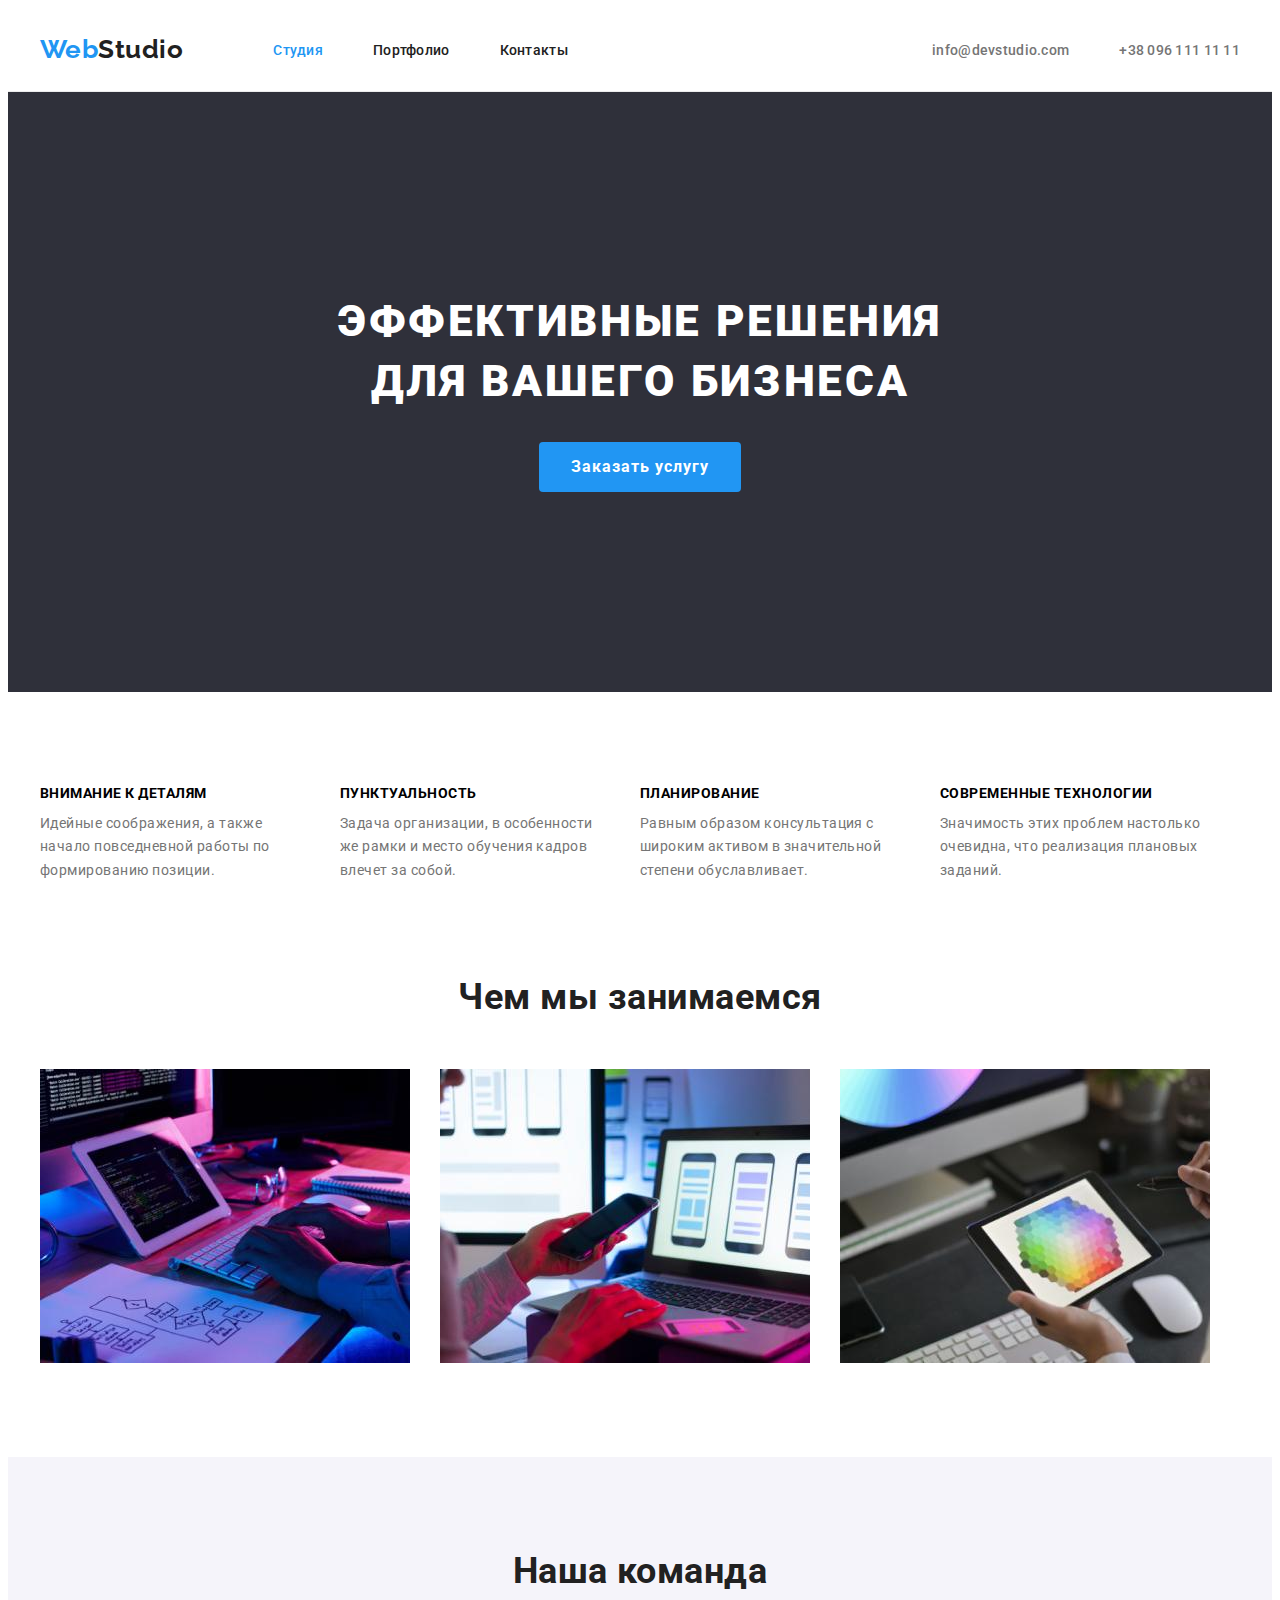
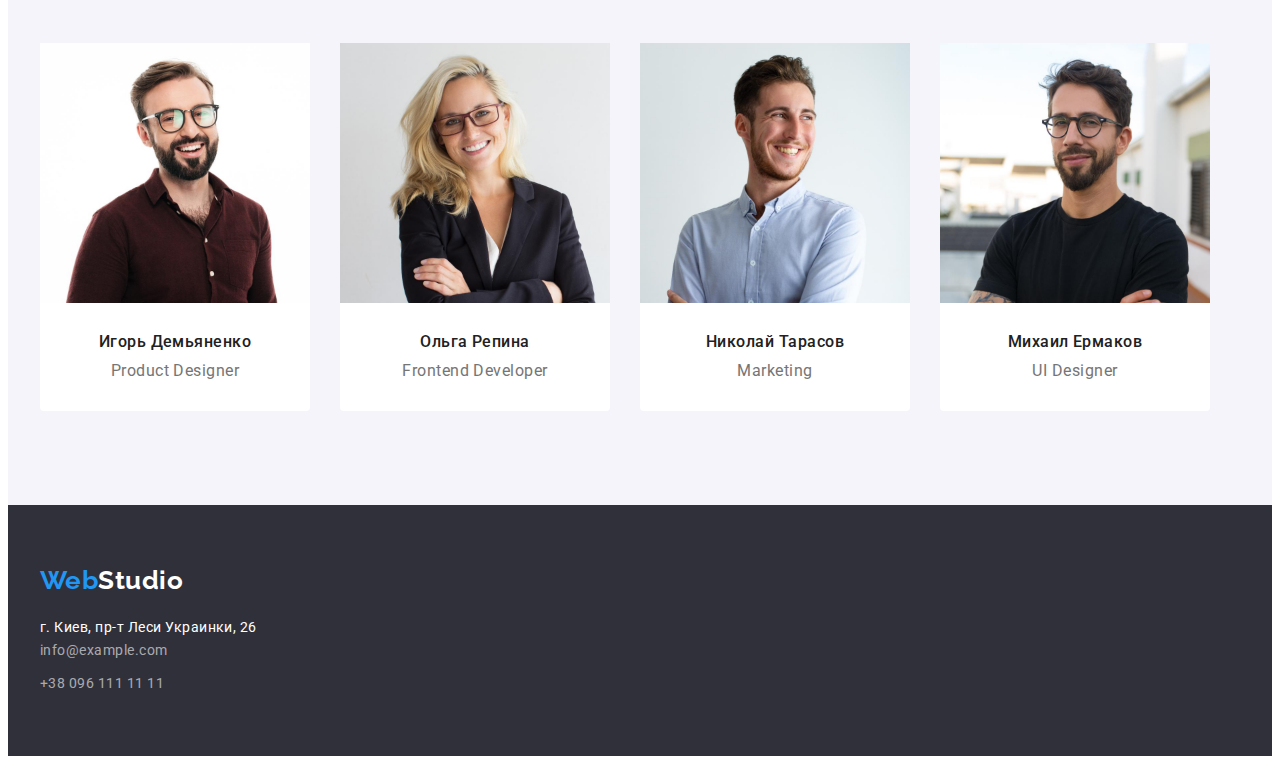
<file: index.html>
<!DOCTYPE html>
<html lang="ru">

<head>
    <meta charset="UTF-8">
    <meta http-equiv="X-UA-Compatible" content="IE=edge">
    <meta name="viewport" content="width=device-width, initial-scale=1.0">
    <title>Document</title>
    <link rel="preconnect" href="https://fonts.googleapis.com">
    <link rel="preconnect" href="https://fonts.gstatic.com" crossorigin>
    <link
        href="https://fonts.googleapis.com/css2?family=Raleway:wght@700&family=Roboto:wght@400;500;700;900&display=swap"
        rel="stylesheet">
    <link rel="stylesheet" href="https://cdnjs.cloudflare.com/ajax/libs/modern-normalize/1.1.0/modern-normalize.min.css"
        integrity="sha512-wpPYUAdjBVSE4KJnH1VR1HeZfpl1ub8YT/NKx4PuQ5NmX2tKuGu6U/JRp5y+Y8XG2tV+wKQpNHVUX03MfMFn9Q=="
        crossorigin="anonymous" referrerpolicy="no-referrer" />
    <link rel="stylesheet" href="./css/styles.css">
</head>

<body>
    <!-- Шапка сайта -->
    <header class="header">
        <div class="container header-container">
            <a class="logo logo-link link" href="./index.html">Web<span class="logo-name">Studio</span></a>
            <nav class="header-navigation">
                <ul class="header-list list">
                    <li class="header-item"><a class="header-link link current-link" href="./index.html">Студия</a></li>
                    <li class="header-item"><a class="header-link link" href="./portfolio.html">Портфолио</a></li>
                    <li class="header-item"><a class="header-link link" href="Контакты">Контакты</a></li>
                </ul>
            </nav>
            <ul class="header-contact-list list">
                <li class="header-contact-item"><a class="header-contact-link link"
                        href="mailto:info@devstudio.com">info@devstudio.com</a></li>
                <li class="header-contact-item"><a class="header-contact-link link" href="tel:+380961111111">+38 096
                        111
                        11
                        11</a></li>
            </ul>
        </div>
    </header>
    <main>
        <!-- Герой -->
        <section class="hero section">
            <div class="container hero-container">
                <h1 class="hero-title">Эффективные решения для вашего бизнеса</h1>
                <button class="hero-btn btn" type="button">Заказать услугу</button>
            </div>
        </section>
        <!-- Преимущества -->
        <section class="priveleges section">
            <div class="container">
                <h2  class="priveleges-title visually-hidden">Плюсы/Преимущества</h2>
                <ul class="priveleges-list list">
                    <li class="priveleges-item">
                        <h3 class="priveleges-title">Внимание к деталям</h3>
                        <p class="priveleges-text">Идейные соображения, а также начало повседневной работы по
                            формированию
                            позиции.</p>
                    </li>
                    <li class="priveleges-item">
                        <h3 class="priveleges-title">Пунктуальность</h3>
                        <p class="priveleges-text">Задача организации, в особенности же рамки и место обучения кадров
                            влечет
                            за собой.</p>
                    </li>
                    <li class="priveleges-item">
                        <h3 class="priveleges-title">Планирование</h3>
                        <p class="priveleges-text">Равным образом консультация с широким активом в значительной степени
                            обуславливает.</p>
                    </li>
                    <li class="priveleges-item">
                        <h3 class="priveleges-title">Современные технологии</h3>
                        <p class="priveleges-text">Значимость этих проблем настолько очевидна, что реализация плановых
                            заданий.</p>
                    </li>
                </ul>
            </div>
        </section>
        <!-- Что предлагаем -->
        <section class="what ">
            <div class="container">
                <h2 class="what-title">Чем мы занимаемся</h2>
                <ul class="what-list list">
                    <li class="what-item">
                        <img src="./images/img1.jpg" alt="Планшет с док станцией" width="370">
                    </li>
                    <li class="what-item">
                        <img src="./images/img2.jpg" alt="Телефон с ноутбуком" width="370">
                    </li>
                    <li class="what-item">
                        <img src="./images/img3.jpg" alt="Планшет с матрицой цветов" width="370">
                    </li>
                </ul>
            </div>
        </section>
        <!--Команда-->
        <section class="team section">
            <div class="container">
                <h2 class="team-title">Наша команда</h2>
                <ul class="team-list list">
                    <li class="team-item">
                        <img src="./images/img4.jpg" alt="Мужчина в очкаъ и с бородой" width="270">
                        <div class="team-block">
                            <h3 class="team-name">Игорь Демьяненко</h3>
                            <p class="team-text" lang="en">Product Designer</p>
                        </div>
                    </li>
                    <li class="team-item">
                        <img src="./images/img5.jpg" alt="Девушка, блондинка в очках" width="270">
                        <div class="team-block">
                        <h3 class="team-name">Ольга Репина</h3>
                        <p class="team-text" lang="en">Frontend Developer</p>
                </div>
                    </li>
                    <li class="team-item">
                        <img src="./images/img6.jpg" alt="Мужчина с рыжей бородой" width="270">
                    <div class="team-block">
                        <h3 class="team-name">Николай Тарасов</h3>
                        <p class="team-text" lang="en">Marketing</p>
                        </div>
                    </li>
                    <li class="team-item">
                        <img src="./images/img7.jpg" alt="Мужчина, брюнет в очках" width="270">
                    <div class="team-block">
                        <h3 class="team-name">Михаил Ермаков</h3>
                        <p class="team-text" lang="en">UI Designer</p>
                        </div>
                    </li>
                </ul>
            </div>
        </section>
    </main>
    <!-- Футер -->
    <footer class="contacts">
        <div class="container">
            <a class="logo link logo-contacts" href="./index.html">Web<span class="contacts-name">Studio</span></a>
            <address class="contacts-address">
                <a class="googlemaps link" href="https://goo.gl/maps/HDP6xycDdDhgACgC6" target=_blank
                    rel="noopener norefferer">г. Киев,
                    пр-т Леси Украинки, 26</a>
                <ul class="contacts-list list">
                    <li class="contacts-item"><a class="contacts-link link"
                            href="mailto:info@example.com">info@example.com</a></li>
                    <li class="contacts-item"><a class="contacts-link link" href="tel:+380991111111">+38 096 111 11
                            11</a>
                    </li>
                </ul>
            </address>
        </div>
    </footer>

</body>

</html>
</file>
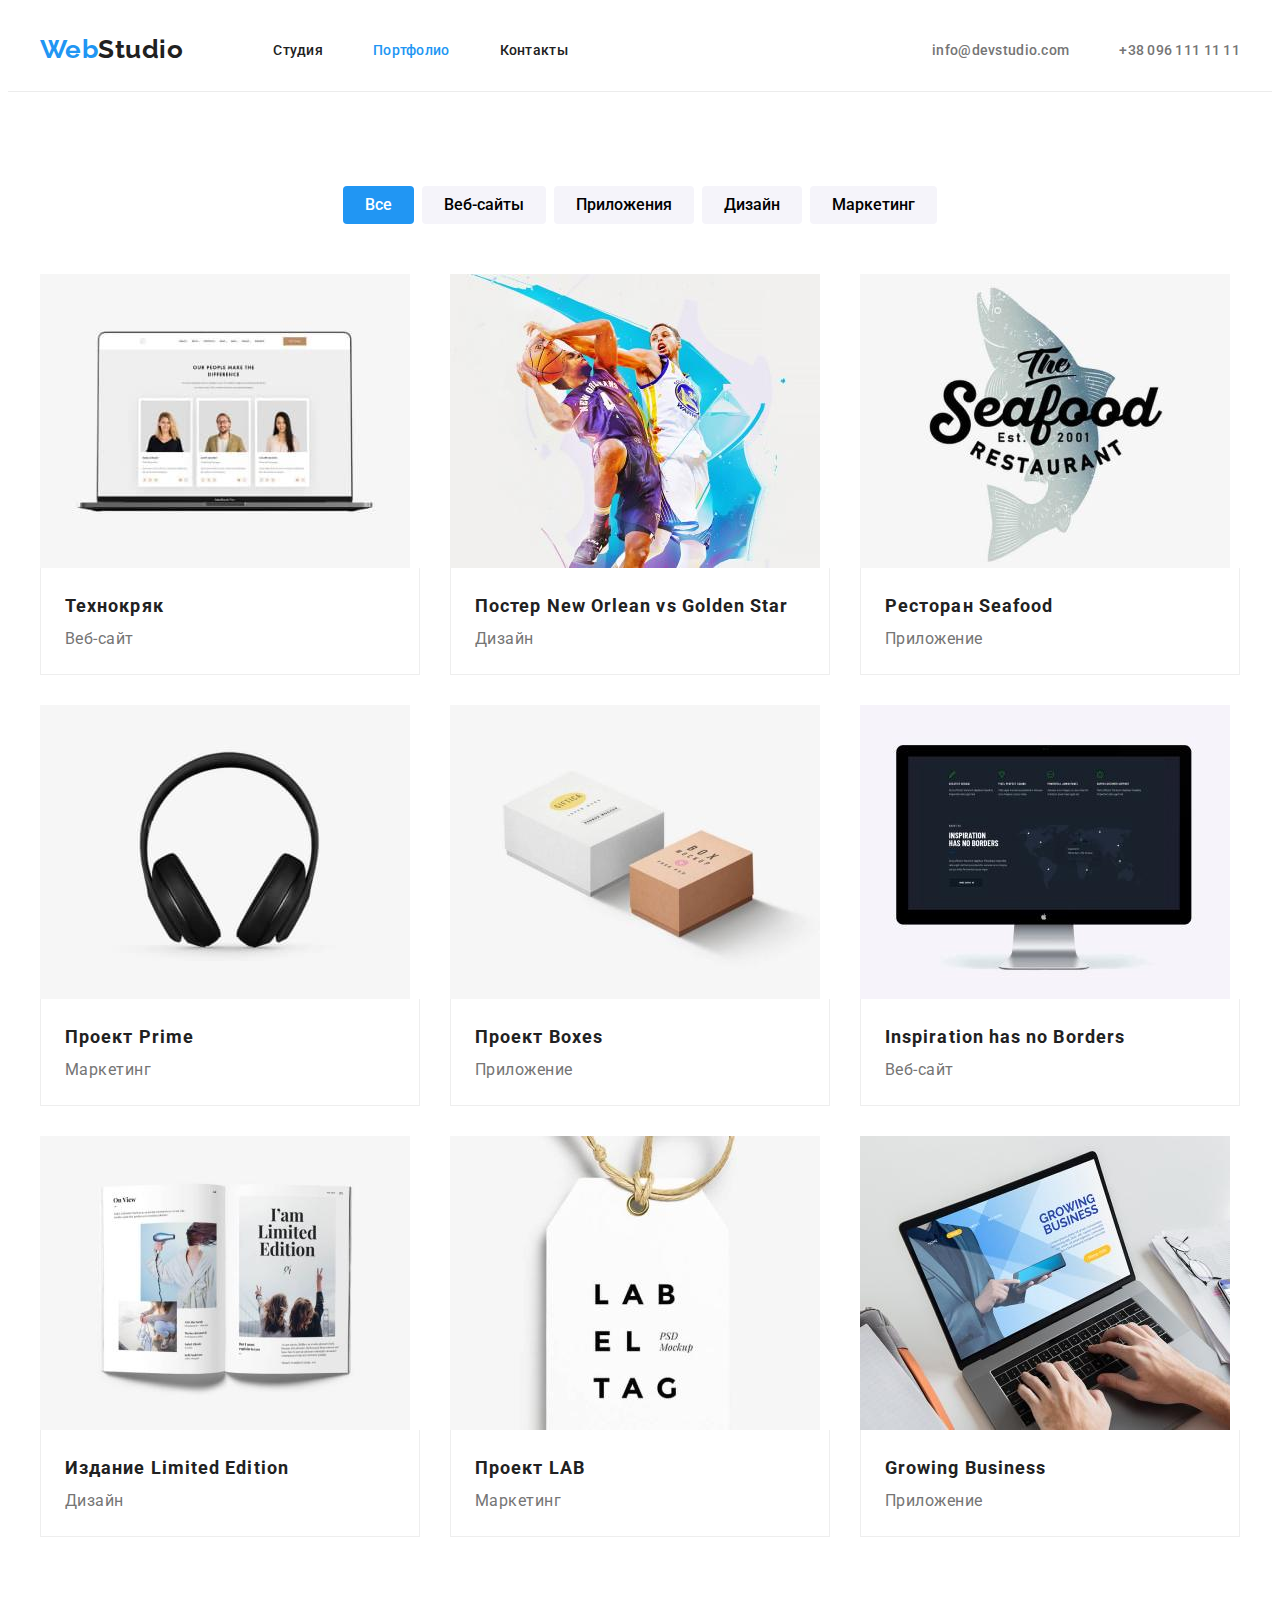
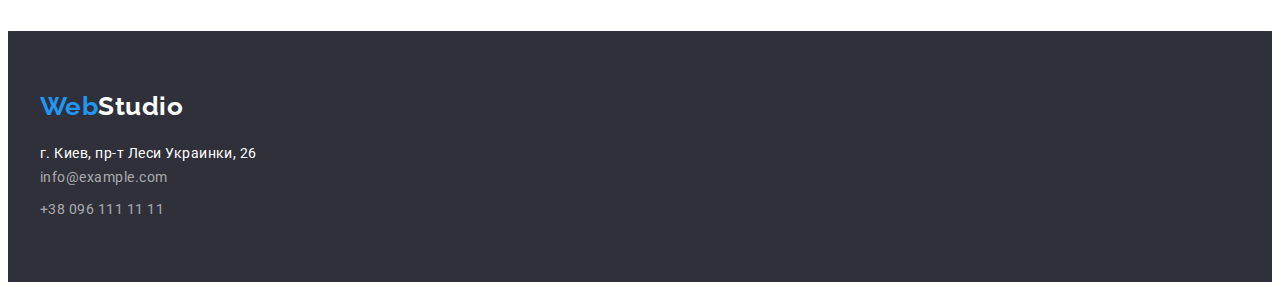
<file: portfolio.html>
<!DOCTYPE html>
<html lang="ru">

<head>
    <meta charset="UTF-8">
    <meta http-equiv="X-UA-Compatible" content="IE=edge">
    <meta name="viewport" content="width=device-width, initial-scale=1.0">
    <title>Document</title>
    <link rel="preconnect" href="https://fonts.googleapis.com">
    <link rel="preconnect" href="https://fonts.gstatic.com" crossorigin>
    <link
        href="https://fonts.googleapis.com/css2?family=Raleway:wght@700&family=Roboto:wght@400;500;700;900&display=swap"
        rel="stylesheet">
    <link rel="stylesheet" href="https://cdnjs.cloudflare.com/ajax/libs/modern-normalize/1.1.0/modern-normalize.min.css"
        integrity="sha512-wpPYUAdjBVSE4KJnH1VR1HeZfpl1ub8YT/NKx4PuQ5NmX2tKuGu6U/JRp5y+Y8XG2tV+wKQpNHVUX03MfMFn9Q=="
        crossorigin="anonymous" referrerpolicy="no-referrer" />
    <link rel="stylesheet" href="./css/styles.css">
</head>

<body>
    <!-- Шапка сайта -->
    <header class="header">
        <div class="container header-container">
            <a class="logo logo-link link" href="./index.html">Web<span class="logo-name">Studio</span></a>
            <nav class="header-navigation">
                <ul class="header-list list">
                    <li class="header-item"><a class="header-link link" href="./index.html">Студия</a></li>
                    <li class="header-item"><a class="header-link link current-link"
                            href="./portfolio.html">Портфолио</a></li>
                    <li class="header-item"><a class="header-link link" href="Контакты">Контакты</a></li>
                </ul>
            </nav>
            <ul class="header-contact-list list">
                <li class="header-contact-item"><a class="header-contact-link link"
                        href="mailto:info@devstudio.com">info@devstudio.com</a></li>
                <li class="header-contact-item"><a class="header-contact-link link" href="tel:+380961111111">+38 096
                        111
                        11
                        11</a></li>
            </ul>
        </div>
    </header>
    <main>
        <!-- Герой -->
        <section class="portfolio section">
            <div class="container">
                <h1 class="visually-hidden">Категории работ</h1>
                <ul class="list-btn list">
                    <li class="list-portfolio-item"><button class="portfolio-btn btn btn-current"
                            type="button">Все</button></li>
                    <li class="list-portfolio-item"><button class="portfolio-btn btn" type="button">Веб-сайты</button>
                    </li>
                    <li class="list-portfolio-item"><button class="portfolio-btn btn" type="button">Приложения</button>
                    </li>
                    <li class="list-portfolio-item"><button class="portfolio-btn btn" type="button">Дизайн</button></li>
                    <li class="list-portfolio-item"><button class="portfolio-btn btn" type="button">Маркетинг</button>
                    </li>
                </ul>
                <ul class="portfolio-list list">
                    <li class="portfolio-item">
                        <img src="./images/portfolio/portfolio1.jpg" alt="пример веб-сайта" width="370">
                        <div class="card-block">
                            <h2 class="portfolio-title">Технокряк</h2>
                            <p class="portfolio-text">Веб-сайт</p>
                        </div>
                    </li>
                    <li class="portfolio-item">
                        <img src="./images/portfolio/portfolio2.jpg" alt="два баскетболиста" width="370">
                        <div class="card-block">
                            <h2 class="portfolio-title">Постер New Orlean vs Golden Star</h2>
                            <p class="portfolio-text">Дизайн</p>
                        </div>
                    </li>
                    <li class="portfolio-item">
                        <img src="./images/portfolio/portfolio3.jpg" alt="логотип ресторана Сиафуд" width="370">
                        <div class="card-block">
                            <h2 class="portfolio-title">Ресторан Seafood</h2>
                            <p class="portfolio-text">Приложение</p>
                        </div>
                    </li>
                    <li class="portfolio-item">
                        <img src="./images/portfolio/portfolio4.jpg" alt="Черные наушники" width="370">
                        <div class="card-block">
                            <h2 class="portfolio-title">Проект Prime</h2>
                            <p class="portfolio-text">Маркетинг</p>
                        </div>
                    </li>
                    <li class="portfolio-item">
                        <img src="./images/portfolio/portfolio5.jpg" alt="2 коробки" width="370">
                        <div class="card-block">
                            <h2 class="portfolio-title">Проект Boxes</h2>
                            <p class="portfolio-text">Приложение</p>
                        </div>
                    </li>
                    <li class="portfolio-item">
                        <img src="./images/portfolio/portfolio6.jpg" alt="макет сайта" width="370">
                        <div class="card-block">
                            <h2 class="portfolio-title">Inspiration has no Borders</h2>
                            <p class="portfolio-text">Веб-сайт</p>
                        </div>
                    </li>
                    <li class="portfolio-item">
                        <img src="./images/portfolio/portfolio7.jpg" alt="разворот журнала" width="370">
                        <div class="card-block">
                            <h2 class="portfolio-title">Издание Limited Edition</h2>
                            <p class="portfolio-text">Дизайн</p>
                        </div>
                    </li>
                    <li class="portfolio-item">
                        <img src="./images/portfolio/portfolio8.jpg" alt="визитная карточка проекта" width="370">
                        <div class="card-block">
                            <h2 class="portfolio-title">Проект LAB</h2>
                            <p class="portfolio-text">Маркетинг</p>
                        </div>
                    </li>
                    <li class="portfolio-item">
                        <img src="./images/portfolio/portfolio9.jpg" alt="ноутбук с презентацией Приложения"
                            width="370">
                        <div class="card-block">
                            <h2 class="portfolio-title">Growing Business</h2>
                            <p class="portfolio-text">Приложение</p>
                        </div>
                    </li>
                </ul>
            </div>
        </section>

    </main>
    <!-- Футер -->
    <footer class="contacts">
        <div class="container">
            <a class="logo link logo-contacts" href="./index.html">Web<span class="contacts-name">Studio</span></a>
            <address class="contacts-address">
                <a class="googlemaps link" href="https://goo.gl/maps/HDP6xycDdDhgACgC6" target=_blank
                    rel="noopener norefferer">г. Киев,
                    пр-т Леси Украинки, 26</a>
                <ul class="contacts-list list">
                    <li class="contacts-item"><a class="contacts-link link"
                            href="mailto:info@example.com">info@example.com</a></li>
                    <li class="contacts-item"><a class="contacts-link link" href="tel:+380991111111">+38 096 111 11
                            11</a>
                    </li>
                </ul>
            </address>
        </div>
    </footer>

</body>

</html>
</file>
<file: css/styles.css>
:root {
  --primary-title-color: #212121;
  --secondary-title-color: #ffffff;
  --secondary-text-color: #757575;
  --accent-color: #2196f3;
  --background-primary-color: #2f303a;
  --background-secondary-color: #e5e5e5;
  --background-third-color: #f5f4fa;
}
/* Цвет заголовков #212121  */
/* Цвет текста #757575  */
/* Цвет основного фона #E5E5E5  */
/* Цвет второстпенного фона #2F303A  */
/* Цвет дополнительного цвета  #2196F3  */

p,
h1,
h2,
h3,
h4,
h5,
h6 {
  margin: 0;
}

ul {
  margin: 0;
  padding-left: 0;
}

img {
  display: block;
  max-width: 100%;
  height: auto;
}

body {
  font-family: "Roboto", sans-serif;
  color: var(--primary-title-color-color);
  letter-spacing: 0.03em;
}

.link {
  text-decoration: none;
}

.list {
  list-style: none;
}

.logo {
  font-family: Raleway;
  font-weight: 700;
  font-size: 26px;
  line-height: 1.19;
  /* identical to box height */
  color: var(--accent-color);
}
.logo-link {
  margin-right: 90px;
  padding-top: 24px;
  padding-bottom: 24px;
}

.logo-name {
  color: var(--primary-title-color);
}
.btn {
  font-family: Roboto;
  border: none;
  cursor: pointer;
}

.container {
  width: 1200px;
  margin: 0 auto;
  padding-left: 15px;
  padding-right: 15px;
}

.section {
  padding-top: 94px;
  padding-bottom: 94px;
}

.visually-hidden {
  position: absolute;
  width: 1px;
  height: 1px;
  margin: -1px;
  padding: 0;
  overflow: hidden;
  border: 0;
  clip: rect(0 0 0 0);
}

/* ------------HEADER--------------- */

.header {
  border-bottom: 1px solid #ececec;
}

.header-link {
  padding-top: 32px;
  padding-bottom: 32px;
  font-weight: 500;
  font-size: 14px;
  line-height: 1.14;
  letter-spacing: 0.02em;
  color: var(--primary-title-color);
}

.header-link:hover,
.header-link:focus,
.header-contact-link:hover,
.header-contact-link:focus,
.contacts-link:hover,
.contacts-link:focus,
.current-link,
.googlemaps:hover,
.googlemaps:focus {
  color: var(--accent-color);
}

.btn:hover,
.btn:focus {
  color: var(--secondary-title-color);
  background: var(--accent-color);
}

/* .header {
  padding-top: 32px;
  padding-bottom: 32px;
} */

.header-contact-link {
  font-weight: 500;
  font-size: 14px;
  line-height: 1.14;
  letter-spacing: 0.02em;

  color: var(--secondary-text-color);
}

.header-container {
  display: flex;
  align-items: center;
}
.header-navigation {
  display: flex;
  align-items: center;
}

.header-list {
  display: flex;
  align-items: center;
}

.header-contact-list {
  display: flex;
  margin-left: auto;
}

.header-item:not(:last-child) {
  margin-right: 50px;
}
.header-item {
  padding-top: 32px;
  padding-bottom: 32px;
}
.header-contact-item:not(:last-child) {
  margin-right: 50px;
}
.header-contact-link {
  padding-top: 32px;
  padding-bottom: 32px;
}

/* .logo-name {
  margin-right: 90px;
} */

/* ------------Hero--------------- */

.hero {
  /* margin-top: 50px; */
  padding-top: 200px;
  padding-bottom: 200px;

  background-color: var(--background-primary-color);
}

.hero .container {
  display: flex;
  flex-direction: column;
  align-items: center;
}

.hero-title {
  max-width: 696px;
  margin-bottom: 30px;
  font-weight: 900;
  font-size: 44px;
  line-height: 1.36;

  text-align: center;
  letter-spacing: 0.06em;
  text-transform: uppercase;
  color: var(--secondary-title-color);
}

.hero-btn {
  display: flex;
  margin: 0 auto;

  padding: 10px 32px;
  font-weight: 700;
  font-size: 16px;
  line-height: 1.87;

  letter-spacing: 0.06em;
  color: var(--secondary-title-color);
  background: var(--accent-color);
  border-radius: 4px;
}

/* ------------Priveleges--------------- */

.priveleges-list {
  display: flex;
}

.priveleges-item:not(:last-child) {
  padding-right: 30px;
}

.priveleges-text {
  width: 270px;
}

.priveleges-title {
  margin-bottom: 10px;

  font-weight: 700;
  font-size: 14px;
  line-height: 1.14;
  text-transform: uppercase;
  color: vat(--primary-title-color);
}

.priveleges-text {
  font-size: 14px;
  line-height: 1.71;

  color: var(--secondary-text-color);
}

/* ------------What are we doing--------------- */

.what {
  padding-bottom: 94px;
}
.what-list {
  display: flex;
  margin-top: -30px;
  margin-left: -30px;
}

.what-title {
  margin-bottom: 50px;

  font-weight: 700;
  font-size: 36px;
  line-height: 1.16;
  text-align: center;
  color: var(--primary-title-color);
}
/* 
.what-item:not(:last-child) {
  margin-top: 30px;
  margin-left: 30px;
} */

.what-item {
  margin-top: 30px;
  margin-left: 30px;
}

/* ------------Team--------------- */

.team {
  background-color: var(--background-third-color);
}

.team-title {
  margin-bottom: 50px;

  font-weight: 700;
  font-size: 36px;
  line-height: 1.16;
  text-align: center;
  color: var(--primary-title-color);
}

.team-list {
  display: flex;
  margin-top: -30px;
  margin-left: -30px;
}

/* .team-item:not(:last-child) {
  margin-right: 30px;
} */

.team-item {
  /* flex-basis: calc(100% / 3 - 30px); */
  margin-top: 30px;
  margin-left: 30px;

  background: #ffffff;
  /* material shadow v1 */

  border-radius: 0px 0px 4px 4px;
}

.team-block {
  /* display: flex;
  flex-direction: column;
  align-items: center; */
  padding: 30px 55px;
}

.team-name {
  /* padding-top: 30px; */
  margin-bottom: 10px;

  font-weight: 500;
  font-size: 16px;
  line-height: 1.18;
  /* identical to box height */
  text-align: center;
  color: var(--primary-title-color);
}
.team-text {
  /* margin-bottom: 10px; */
  font-size: 16px;
  line-height: 1.18;
  /* identical to box height */
  text-align: center;
  color: var(--secondary-text-color);
}

/* ------------Footer--------------- */

.contacts {
  padding-top: 60px;
  padding-bottom: 60px;

  background-color: var(--background-primary-color);
}

.logo-contacts {
  display: block;
  margin-bottom: 20px;
}

.contacts-address {
  font-style: inherit;
}

.contacts-item:not(:last-child) {
  margin-bottom: 9px;
}

.googlemaps {
  margin-bottom: 9px;
  font-size: 14px;
  line-height: 1.71;
  /* or 171% */

  color: var(--secondary-title-color);
}

.contacts-link {
  font-size: 14px;
  line-height: 1.71;
  /* or 171% */
  color: rgba(255, 255, 255, 0.6);
}

.contacts-name {
  color: var(--secondary-title-color);
}

/* ------------Portfolio-Hero--------------- */

.list-btn {
  display: flex;
  justify-content: center;
  margin-bottom: 50px;
}

.list-portfolio-item:not(:last-child) {
  margin-right: 8px;
}

.portfolio-btn {
  padding: 6px 22px;
  font-weight: 500;
  font-size: 16px;
  line-height: 1.62;
  /* identical to box height, or 162% */
  color: var(--primary-text-color);
  background: var(--background-third-color);
  border-radius: 4px;
}

.btn-current {
  font-weight: 500;
  font-size: 16px;
  line-height: 1.62;
  /* identical to box height, or 162% */
  color: var(--secondary-title-color);
  background: var(--accent-color);
  border-radius: 4px;
}

/* ------------Portfolio--------------- */

.portfolio-list {
  display: flex;
  flex-wrap: wrap;
  margin-right: -30px;
  margin-bottom: -30px;
}

.portfolio-item {
  flex-basis: calc(100% / 3 - 30px);
  margin-right: 30px;
  margin-bottom: 30px;
}

.card-block {
  padding: 20px 24px;
  border: 1px solid #eeeeee;
  border-top: none;
}

.portfolio-title {
  /* padding-top: 20px; */
  font-weight: 700;
  font-size: 18px;
  line-height: 2;

  letter-spacing: 0.06em;
  color: var(--primary-title-color);
}

.portfolio-text {
  /* padding-top: 4px;
  padding-bottom: 20px;
  margin-bottom: 30px; */
  font-weight: 400;
  font-size: 16px;
  line-height: 1.87;

  color: var(--secondary-text-color);
}
</file>
